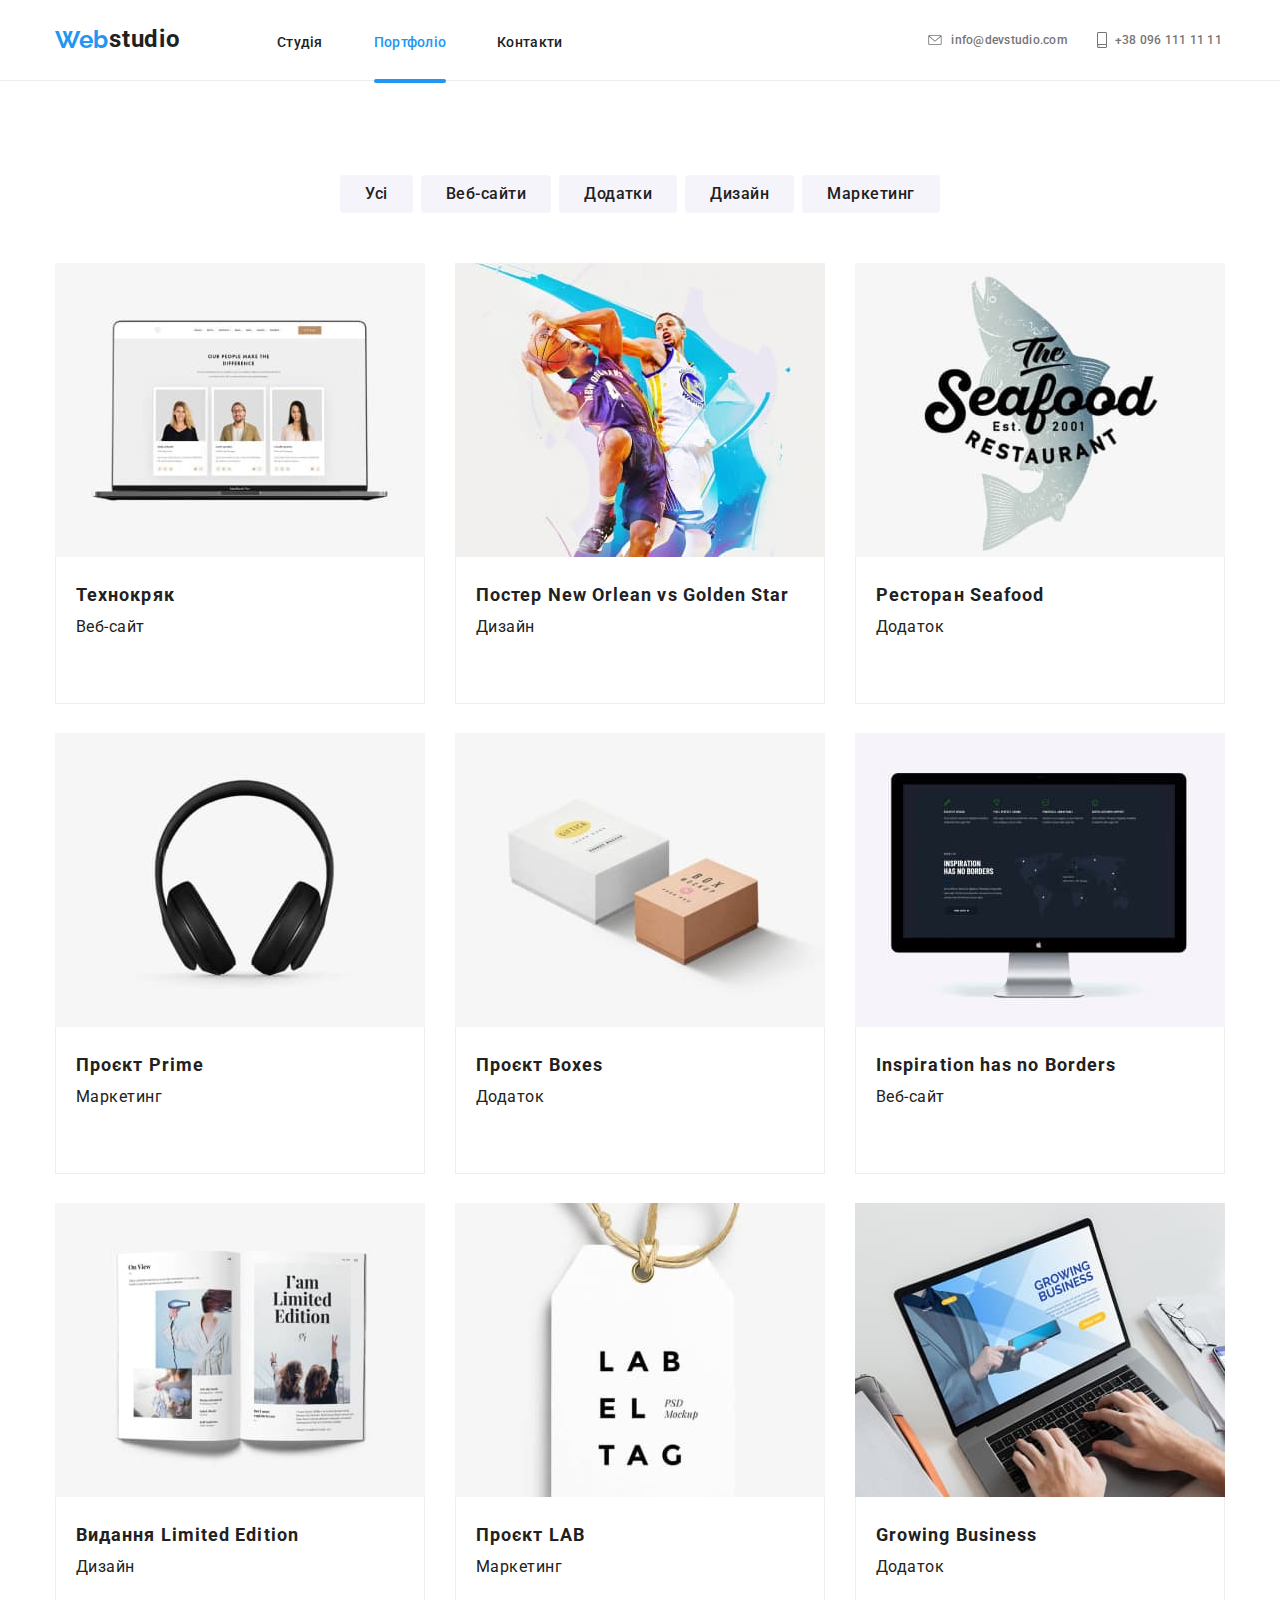
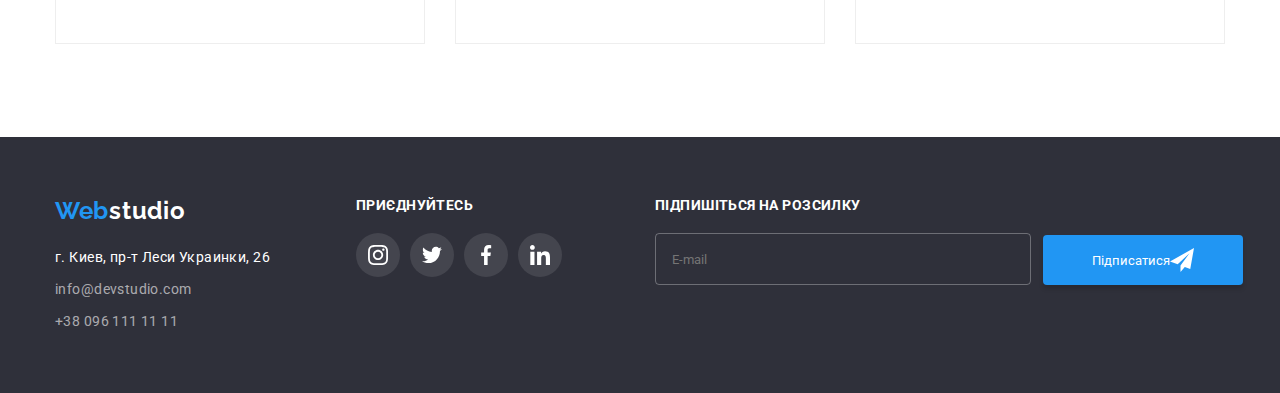
<file: portfolio.html>
<!DOCTYPE html>
<html lang="uk">

<head>
    <meta charset="UTF-8">
    <meta http-equiv="X-UA-Compatible" content="IE=edge">
    <meta name="viewport" content="width=device-width, initial-scale=1.0">
    <title>Document</title>
    <link rel="preconnect" href="https://fonts.googleapis.com">
    <link rel="preconnect" href="https://fonts.gstatic.com" crossorigin>
    <link href="https://fonts.googleapis.com/css2?family=Raleway:wght@700&family=Roboto:wght@400;500;700;900&display=swap"
        rel="stylesheet">
    <link rel="stylesheet" href="css/main.min.css">

</head>

<body style="overflow-x:hidden;">
   <header class="header">
        <div class="header-container container">
        
            <a href="/index.html" class="header-logo">Web<span class="header-stud">studio</span></a>
           
            <button 
               class="menu-toggle js-open-menu"
               aria-expanded="false"
               aria-controls="mobile-menu" >

             <svg 
               class="button-svg"
               width="40px" 
               height="40px"
               aria-label="перемикач мобільного меню">
                <use class="icon-cross" href="img/menu-480px.svg#menu"></use>
               
               
            </svg>
            </button>

            
            
            <div class="menu-container js-menu-container" id="mobile-menu"    data-menu>
                  
              <div class="container-menu">
            
                <div class="button-close">
                <button class="menu-toggle js-close-menu" >
                    <svg class="button-svg"
                    width="40px" 
                    height="40px">
                       <use class="icon-menu" href="img/menu-480px.svg#close"></use>
                    </svg>
                   
                </button>
                </div>

             <ul class="navigaton-set list">
                   <li class="navigation-list"><a href="./index.html" class=" navigation-link" >Студія</a></li>
                   <li class="navigation-list "><a href="./portfolio.html" class=" navigation-link  navigation-link__color" >Портфоліо</a></li>
                   <li class="navigation-list"><a href="./index.html" class="navigation-link" >Контакти</a></li>
                 </ul>
             
                
                
                 <ul class="contacts-set list" >
                
                    <li class="contacts-list">
                        <a href="mailto:info@devstudio.com" class="contackts-tel contackts-tel__posht" >
                        
                           <svg class="contackts-card" width="16" height="10">
                            <use href="./img/sprite.svg#envelope" class="contackts-use"></use>
                           </svg>
                            info@devstudio.com 
                        
                        </a>
                    </li>
               
                    
                    <li class="contacts-list" >
                        <a href="tel:+380961111111" class="contackts-tel ">
                        
                            <svg class="contackts-card" width="10" height="16">
                                <use href="./img/sprite.svg#smartphone" class="contackts-use"></use>
                            </svg>
                            +38 096 111 11 11 
                        </a> 
                    </li>

                 </ul>


                 <ul class="site-set list">
                    <li class="site-list"><a href="" class="site-a">Instagram</a> </li>
                    <li class="site-list"> <a href="" class="site-a">Twitter</a> </li>
                    <li class="site-list"><a href="" class="site-a">Facebook</a></li>
                    <li class="site-list"> <a href="" class="site-a">LinkedIn</a></li>
                 </ul>

            </div>

          </div>
            
        
        </div>
    </header>
   
             
<main>
        <!-- верхня частину -->
    <section class="porfolio porf-head">
        <div class="container">
        <h1 class=" visually-hidden">Портфоліо</h1>
            <ul class="porfolio-list list">
                <li class="porfolio-link"><button type="button" class="porfolio-btn">Усі</button></li>
                <li class="porfolio-link"><button type="button" class="porfolio-btn">Веб-сайти</button></li>
                <li class="porfolio-link"><button type="button" class="porfolio-btn">Додатки</button></li>
                <li class="porfolio-link"><button type="button" class="porfolio-btn">Дизайн</button></li>
                <li class="porfolio-link"><button type="button" class="porfolio-btn">Маркетинг</button></li>
                
            </ul>
        

            
        <!-- середина фото і опис робіт-->

        
            <ul class="hero list">  
                
                <li class="hero-child"> 
                <a href="" class="hero-site">
                <div class="hero-cart">
                    <p class="hero-p">Ресурс пропонує комплексні пропозиції з різним рівнем функціоналу та сервісів. Все це дозволить відвідувачу отримати
                    вичерпні відомості про компанію чи приватну особу.</p>
                    <picture>
                        <source
                        srcset="./img/porfolio/techno-tel-450-1x.jpg , 
                        ./img/porfolio/techno-tel-450-2x.jpg"
                        media="(max-width:767px)">

                        <source
                        srcset="./img/porfolio/techno-tablet-354-1x.jpg , 
                        ./img/porfolio/techno-tablet-354-2x.jpg"
                        media="(max-width:1199px)">

                         <source
                        srcset="./img/porfolio/techno-desk-370-1x.jpg , 
                        ./img/porfolio/techno-desk-370-2x.jpg"
                        media="(min-width:1200px)">

                        
                        <img src="./img/porfolio/texno.jpg" alt="технокряк"  >
                    </picture>
                   </div>
                   <div class="hero-block">
                        <h2 class="hero-titel">Технокряк</h2>
                        <p class="hero-text">Веб-сайт</p>
                    </div>
                </a>
                </li>
            
                <li class="hero-child"> 
                    <a href="" class="hero-site">
                        <div class="hero-cart">
                            <p class="hero-p">Ресурс пропонує комплексні пропозиції з різним рівнем функціоналу та сервісів. Все це дозволить
                                відвідувачу отримати
                                вичерпні відомості про компанію чи приватну особу.</p>
                             <picture>
                        <source
                        srcset="./img/porfolio/new-orlean-tel-450-1x.jpg , 
                        ./img/porfolio/new-orlean-tel-450-2x.jpg"
                        media="(max-width:767px)">

                        <source
                        srcset="./img/porfolio/new-orlean-tablet-354-1x.jpg , 
                        ./img/porfolio/new-orlean-tablet-354-2x.jpg"
                        media="(max-width:1199px)">

                         <source
                        srcset="./img/porfolio/new-orlean-desk-370-1x.jpg , 
                        ./img/porfolio/new-orlean-desk-370-2x.jpg"
                        media="(min-width:1200px)">

                        
                        <img src="./img/porfolio/poster.jpg" alt="баскедбольні гравці" >
                    </picture>

                            
                    </div>
                    <div class="hero-block">
                    <h2 class="hero-titel">Постер New Orlean vs Golden Star</h2>
                    <p class="hero-text">Дизайн</p>
                    </div>
                    </a>
                </li>

                <li class="hero-child"> 
                    <a href="" class="hero-site">
                        <div class="hero-cart">
                            <p class="hero-p">Ресурс пропонує комплексні пропозиції з різним рівнем функціоналу та сервісів. Все це дозволить
                                відвідувачу отримати
                                вичерпні відомості про компанію чи приватну особу.</p>

                              <picture>
                        <source
                        srcset="./img/porfolio/seafood-tel-450-1x.jpg , 
                        ./img/porfolio/seafood-tel-450-2x.jpg"
                        media="(max-width:767px)">

                        <source
                        srcset="./img/porfolio/seafood-tablet-354-1x.jpg , 
                        ./img/porfolio/seafood-tablet-354-2x.jpg"
                        media="(max-width:1199px)">

                         <source
                        srcset="./img/porfolio/seafood-desk-370-1x.jpg , 
                        ./img/porfolio/seafood-desk-370-2x.jpg"
                        media="(min-width:1200px)">

                        
                       <img src="./img/porfolio/restuarent.jpg" alt="акула">
                    </picture>  
                            
                        </div>
                            <div class="hero-block">
                    <h2 class="hero-titel">Ресторан Seafood</h2>
                    <p class="hero-text">Додаток</p>
                    </div>
                    </a>
                </li>

                <li class="hero-child"> 
                    <a href="" class="hero-site">
                        <div class="hero-cart">
                            <p class="hero-p">Ресурс пропонує комплексні пропозиції з різним рівнем функціоналу та сервісів. Все це дозволить
                                відвідувачу отримативичерпні відомості про компанію чи приватну особу.</p>

                                <picture>
                        <source
                        srcset="./img/porfolio/prime-tel-450-1x.jpg , 
                        ./img/porfolio/prime-tel-450-2x.jpg"
                        media="(max-width:767px)">

                        <source
                        srcset="./img/porfolio/prime-tablet-354-1x.jpg , 
                        ./img/porfolio/prime-tablet-354-2x.jpg"
                        media="(max-width:1199px)">

                         <source
                        srcset="./img/porfolio/prime-desk-370-1x.jpg , 
                        ./img/porfolio/prime-desk-370-2x.jpg"
                        media="(min-width:1200px)">

                        
                       <img src="./img/porfolio/prime.jpg" alt="навушники" >
                    </picture>  
                            
                            
                    </div>
                    <div class="hero-block">
                    <h2 class="hero-titel">Проєкт Prime</h2>
                    <p class="hero-text">Маркетинг</p>
                    </div>
                    </a>
                </li>

                <li class="hero-child"> 
                    <a href="" class="hero-site">
                        <div class="hero-cart">
                            <p class="hero-p">Ресурс пропонує комплексні пропозиції з різним рівнем функціоналу та сервісів. Все це дозволить
                                відвідувачу отримати вичерпні відомості про компанію чи приватну особу.</p>
                                

                                 <picture>
                        <source
                        srcset="./img/porfolio/boxes-tel-450-1x.jpg , 
                        ./img/porfolio/boxes-tel-450-2x.jpg"
                        media="(max-width:767px)">

                        <source
                        srcset="./img/porfolio/boxes-tablet-354-1x.jpg , 
                        ./img/porfolio/boxes-tablet-354-2x.jpg"
                        media="(max-width:1199px)">

                         <source
                        srcset="./img/porfolio/boxes-desk-370-1x.jpg , 
                        ./img/porfolio/boxes-desk-370-2x.jpg"
                        media="(min-width:1200px)">

                        
                       <img src="./img/porfolio/box.jpg" alt="Коробка">
                    </picture> 
                        </div>
                    <div class="hero-block">
                    <h2 class="hero-titel">Проєкт Boxes</h2>
                    <p class="hero-text">Додаток</p>
                    </div>
                    </a>
                </li>

                <li class="hero-child"> 
                    <a href="" class="hero-site">
                        <div class="hero-cart">
                            <p class="hero-p">Ресурс пропонує комплексні пропозиції з різним рівнем функціоналу та сервісів. Все це дозволить
                                відвідувачу отримати вичерпні відомості про компанію чи приватну особу.</p>
                           

                                <picture>
                        <source
                        srcset="./img/porfolio/mac-tel-450-1x.jpg , 
                        ./img/porfolio/mac-tel-450-2x.jpg"
                        media="(max-width:767px)">

                        <source
                        srcset="./img/porfolio/mac-tablet-354-1x.jpg , 
                        ./img/porfolio/mac-tablet-354-2x.jpg"
                        media="(max-width:1199px)">

                         <source
                        srcset="./img/porfolio/mac-desk-370-1x.jpg , 
                        ./img/porfolio/mac-desk-370-2x.jpg"
                        media="(min-width:1200px)">

                         <img src="./img/porfolio/imac.jpg" alt="компютер" >
                       
                    </picture> 
                         </div>
                    <div class="hero-block">
                    <h2 class="hero-titel">Inspiration has no Borders</h2>
                    <p class="hero-text">Веб-сайт</p>
                    </div>
                    </a>
                </li>

                <li class="hero-child"> 
                    <a href="" class="hero-site">
                        <div class="hero-cart">
                            <p class="hero-p">Ресурс пропонує комплексні пропозиції з різним рівнем функціоналу та сервісів. Все це дозволить
                                відвідувачу отримативичерпні відомості про компанію чи приватну особу.</p>
                            

                              <picture>
                        <source
                        srcset="./img/porfolio/book-tel-450-1x.jpg , 
                        ./img/porfolio/book-tel-450-2x.jpg"
                        media="(max-width:767px)">

                        <source
                        srcset="./img/porfolio/book-tablet-354-1x.jpg , 
                        ./img/porfolio/book-tablet-354-2x.jpg"
                        media="(max-width:1199px)">

                         <source
                        srcset="./img/porfolio/book-desk-370-1x.jpg , 
                        ./img/porfolio/book-desk-370-2x.jpg"
                        media="(min-width:1200px)">

                          <img src="./img/porfolio/book.jpg" alt="книга" >
                       
                    </picture> 
                        </div>
                    <div class="hero-block">
                       <h2 class="hero-titel">Видання Limited Edition</h2>
                        <p class="hero-text">Дизайн</p>
                    </div>
                    </a>
                </li>
                
                <li class="hero-child"> 
                    <a href="" class="hero-site">
                        <div class="hero-cart">
                            <p class="hero-p">Ресурс пропонує комплексні пропозиції з різним рівнем функціоналу та сервісів. Все це дозволить
                                відвідувачу отримативичерпні відомості про компанію чи приватну особу.</p>
                            

                    <picture>
                        <source
                        srcset="./img/porfolio/lab-tel-450-1x.jpg , 
                        ./img/porfolio/lab-tel-450-2x.jpg"
                        media="(max-width:767px)">

                        <source
                        srcset="./img/porfolio/lab-tablet-354-1x.jpg , 
                        ./img/porfolio/lab-tablet-354-2x.jpg"
                        media="(max-width:1199px)">

                         <source
                        srcset="./img/porfolio/lab-desk-370-1x.jpg , 
                        ./img/porfolio/lab-desk-370-2x.jpg"
                        media="(min-width:1200px)">

                          
                       <img src="./img/porfolio/lab.jpg" alt="картинка" >
                    </picture> 
                        </div>
                    <div class="hero-block">
                        <h2 class="hero-titel">Проєкт LAB</h2>
                        <p class="hero-text">Маркетинг</p>
                    </div>
                    </a>
                </li>

                <li class="hero-child"> 
                    <a href="" class="hero-site">
                        <div class="hero-cart">
                            <p class="hero-p">Ресурс пропонує комплексні пропозиції з різним рівнем функціоналу та сервісів. Все це дозволить
                                відвідувачу отримативичерпні відомості про компанію чи приватну особу.</p>
                            

                             <picture>
                        <source
                        srcset="./img/porfolio/busin-tel-450-1x.jpg , 
                        ./img/porfolio/busin-tel-450-2x.jpg"
                        media="(max-width:767px)">

                        <source
                        srcset="./img/porfolio/busin-tablet-354-1x.jpg , 
                        ./img/porfolio/busin-tablet-354-2x.jpg"
                        media="(max-width:1199px)">

                         <source
                        srcset="./img/porfolio/busin-desk-370-1x.jpg , 
                        ./img/porfolio/busin-desk-370-2x.jpg"
                        media="(min-width:1200px)">

                          
                       <img src="./img/porfolio/macbook.jpg" alt="компютер">
                    </picture> 
                        </div>
                    <div class="hero-block">
                         <h2 class="hero-titel">Growing Business</h2>
                        <p class="hero-text">Додаток</p>
                    </div>
                    </a>
                </li>
            </ul>

        </div>
    </section>
       
</main>
   
 <footer class="footer">
        <div class="container container-flex" >
           
        <div class="tablet"> 
        <div class="fhirst">
        <a href="index.html" class="fhirst-logo">Web<span class="fhirst-logo__colour">studio</span></a>
        <address class="fhirst-adres">
            <ul class="fhirst-titel list">
                <li class="fhirst-li"><a href="https://goo.gl/maps/CPtrU1FHBa2aNyZL9" target="_blank" rel="noopener noreferrer nofollow"
                        class="fhirst-location">г. Киев, пр-т Леси
                        Украинки, 26</a></li>
                <li  class="fhirst-li"><a href="mailto:info@devstudio.com" class="fhirst-contackt">info@devstudio.com</a></li>
                <li  class="fhirst-li"><a href="tel:+380961111111" class="fhirst-contackt">+38 096 111 11 11</a></li>
            </ul>
        </address>
        </div>
           
        <div class="second">
            <p class="second-titel">приєднуйтесь</p>
            <ul class="second-list list">
                <li class="second-set"> 
                    
                        <a href="" class="second-site">
                            <svg class="second-icon" width="20" height="20">
                                <use href="./img/sprite.svg#instagram" class="use"></use>
                            </svg>
                        </a>
                    
                </li>
                <li class="second-set">
                    
                        <a href="" class="second-site">
                            <svg class="second-icon" width="20" height="20">
                                <use href="./img/sprite.svg#twitter" class="use"></use>
                            </svg>
                        </a>
                    
                </li>
                <li class="second-set"> 
                    
                        <a href="" class="second-site">
                            <svg class="second-icon" width="20" height="20">
                                <use href="./img/sprite.svg#facebook" class="use"></use>
                            </svg>
                        </a>
                    
                </li>
                <li class="second-set">
                   
                        <a href="" class="second-site">
                            <svg class="second-icon" width="20" height="20">
                                <use href="./img/sprite.svg#in" class="use"></use>
                            </svg>
                        </a>
                  
                </li>
            </ul>
        </div>   
        </div>    
        
        <div class="third">
            
            <form action="" class="third-form">

             <div class="third-follow">
             <label for="email" >Підпишіться на розсилку</label>
             <input type="email" id="email" placeholder="E-mail" class="third-input">
            </div>
            
            <div class="third-subscribe">
            <button class="third-btn button"> Підписатися 
                <svg class="third-svg" width="24" height="24">
                    <use href="./img/icons.svg#icon"></use>
                </svg>
            </button>
            </div>
            </form>
        </div>

    </div>
    </footer>  
   
    </div>


</footer>

<script src="./js/menu.js"></script>
</body>

</html>
</file>
<file: css/main.min.css>
html{overflow-x:hidden}.body{overflow-x:hidden}h1,h2,h3,h4,p,a{margin:0px;padding:0px;text-decoration:none}.list{list-style:none}*{margin:0px;padding:0px;font-family:"Roboto";font-style:normal}@media screen and (min-width: 768px){.navigation-link__color::after{display:block;position:absolute;content:"";bottom:-21px;width:100%;height:4px;background-color:#2196f3;border-radius:2px}}@media screen and (min-width: 768px){.navigaton-set .navigation-link__color{color:#2196f3}}.container{padding-left:15px;padding-right:15px;margin-left:auto;margin-right:auto}@media screen and (max-width: 767px){.container{width:450px}}@media screen and (min-width: 768px){.container{width:738px}}@media screen and (min-width: 1200px){.container{width:1170px}}@media screen and (max-width: 1199px){.header-container{height:80px;margin-left:auto;margin-right:auto}}@media screen and (max-width: 767px){.header-container{height:60px;position:relative;display:-webkit-box;display:-ms-flexbox;display:flex;-webkit-box-pack:end;-ms-flex-pack:end;justify-content:flex-end}}@media screen and (min-width: 768px){.header-container{display:-webkit-box;display:-ms-flexbox;display:flex;-webkit-box-align:center;-ms-flex-align:center;align-items:center}}@media screen and (min-width: 1200px){.header-container{height:80px}}@media screen and (max-width: 767px){.container-menu{width:450px;padding-left:15px;padding-right:15px;margin-left:auto;margin-right:auto;overflow-y:hidden}}@media screen and (min-width: 768px){.container-menu{display:-webkit-box;display:-ms-flexbox;display:flex}}@media screen and (max-width: 767px){.container-mobil{padding-left:15px;padding-right:15px;width:450px;margin-left:auto;margin-right:auto}}.header{border-bottom:1px solid #ececec}.header-logo{display:-webkit-box;display:-ms-flexbox;display:flex;-webkit-box-align:center;-ms-flex-align:center;align-items:center;font-family:"Raleway";font-style:normal;width:134px;height:28px;font-weight:700;font-size:24px;line-height:1.16px;letter-spacing:.03em;text-decoration:none;color:#2196f3}@media screen and (max-width: 767px){.header-logo{position:absolute;top:16px;left:15px}}.header-stud{color:#212121}.menu-container{background-color:#fff;font-size:20px}@media screen and (max-width: 767px){.menu-container{display:none;position:absolute;position:fixed;z-index:4;top:0;left:0;width:100vw;width:100%;height:100%;padding-left:15px;padding-right:15px}}.menu-container.is-open{display:block}@media screen and (min-width: 768px){.menu-container{display:-webkit-box;display:-ms-flexbox;display:flex;-webkit-box-align:center;-ms-flex-align:center;align-items:center}}@media screen and (min-width: 1200px){.menu-container{display:-webkit-box;display:-ms-flexbox;display:flex;-webkit-box-align:center;-ms-flex-align:center;align-items:center;height:80px}}@media screen and (min-width: 768px){.navigaton-set{display:-webkit-box;display:-ms-flexbox;display:flex;margin-left:88px;gap:51px}}.navigation-list{padding-top:10px;padding-bottom:10px}@media screen and (max-width: 767px){.navigation-list{width:219px;height:48px;padding-left:25px}.navigation-list:not(:last-child){margin-bottom:40px}}@media screen and (min-width: 768px){.navigation-list{position:relative}}.navigation-link{color:#212121;font-weight:500;letter-spacing:.02em;-webkit-transition:color 250ms cubic-bezier(0.4, 0, 0.2, 1);transition:color 250ms cubic-bezier(0.4, 0, 0.2, 1)}@media screen and (max-width: 767px){.navigation-link{font-size:40px;line-height:47px}}@media screen and (min-width: 768px){.navigation-link{font-size:14px;line-height:16px}}.navigation-list:hover .navigation-link{color:#2196f3}.navigation-link:focus{color:#2196f3}@media screen and (max-width: 767px){.contacts-set{margin-top:300px;display:-webkit-box;display:-ms-flexbox;display:flex;-webkit-box-orient:vertical;-webkit-box-direction:reverse;-ms-flex-direction:column-reverse;flex-direction:column-reverse}}@media screen and (min-width: 768px){.contacts-set{margin-left:80px}}@media screen and (min-width: 1200px){.contacts-set{margin-left:365px;display:-webkit-box;display:-ms-flexbox;display:flex;-webkit-box-align:center;-ms-flex-align:center;align-items:center;gap:30px}}@media screen and (max-width: 767px){.contacts-list:not(:first-child){margin-bottom:32px}}@media screen and (max-width: 1199px){.contacts-list{display:-webkit-box;display:-ms-flexbox;display:flex;-webkit-box-align:baseline;-ms-flex-align:baseline;align-items:baseline}.contacts-list:first-child{margin-bottom:10px}}.contacts-list:hover .contackts-tel{color:#2196f3}.contackts-tel:focus{color:#2196f3}.contacts-list:hover .contackts-use{fill:#2196f3}.contackts-tel:focus .contackts-use{fill:#2196f3}.contackts-tel{font-weight:500;font-size:12px;line-height:14px;letter-spacing:.02em;color:#757575;-webkit-transition:color 250ms cubic-bezier(0.4, 0, 0.2, 1);transition:color 250ms cubic-bezier(0.4, 0, 0.2, 1)}@media screen and (max-width: 767px){.contackts-tel{font-weight:500;font-size:34px;line-height:40px;letter-spacing:.02em;color:#2196f3}}@media screen and (min-width: 1200px){.contackts-tel{display:-webkit-box;display:-ms-flexbox;display:flex;-webkit-box-align:center;-ms-flex-align:center;align-items:center}}@media screen and (max-width: 767px){.contackts-tel__posht{font-weight:500;font-size:24px;line-height:28px;letter-spacing:.02em;color:#757575}}@media screen and (min-width: 768px){.contackts-card{margin-right:8px}}@media screen and (min-width: 1200px){.contackts-card{margin-right:8px}}.contackts-use{fill:#757575;-webkit-transition:fill 250ms cubic-bezier(0.4, 0, 0.2, 1);transition:fill 250ms cubic-bezier(0.4, 0, 0.2, 1)}@media screen and (max-width: 767px){.contackts-use{display:none}}@media screen and (min-width: 768px){.site-set{display:none}}@media screen and (max-width: 767px){.site-set{display:-webkit-box;display:-ms-flexbox;display:flex;margin-top:64px;padding-left:20px}}.site-set li{border-right:1px solid rgba(33,33,33,.2)}.site-list:first-child{list-style:none}.site-list:not(:first-child){margin-left:10px}.site-a{font-weight:500;font-size:18px;line-height:22px;letter-spacing:.02em;color:#2196f3;margin-right:10px}@media screen and (max-width: 767px){.menu-toggle{padding:10px;margin:0px;border:none;background-color:rgba(0,0,0,0)}}@media screen and (min-width: 768px){.menu-toggle{display:none}}.button-close{display:-webkit-box;display:-ms-flexbox;display:flex;-webkit-box-pack:end;-ms-flex-pack:end;justify-content:flex-end}@media screen and (min-width: 768px){.button-close{display:none}}.about{margin:auto;padding-top:118px;padding-bottom:118px}@media screen and (max-width: 767px){.about{width:480px;background-image:-webkit-gradient(linear, left top, left bottom, from(rgba(47, 48, 58, 0.4)), to(rgba(47, 48, 58, 0.4))),url(../img/studio/about/about-tel-1x.jpg);background-image:linear-gradient(rgba(47, 48, 58, 0.4), rgba(47, 48, 58, 0.4)),url(../img/studio/about/about-tel-1x.jpg);background-size:cover}}@media screen and (max-width: 767px)and (min-device-pixel-ratio: 2),screen and (max-width: 767px)and (-webkit-min-device-pixel-ratio: 2),screen and (max-width: 767px)and (min-resolution: 192dpi),screen and (max-width: 767px)and (min-resolution: 2dppx){.about{background-image:-webkit-gradient(linear, left top, right top, from(rgba(47, 48, 58, 0.4)), to(rgba(47, 48, 58, 0.4))),url(../img/studio/about/about-tel-2x.jpg);background-image:linear-gradient(to right, rgba(47, 48, 58, 0.4), rgba(47, 48, 58, 0.4)),url(../img/studio/about/about-tel-2x.jpg);background-size:cover}}@media screen and (min-width: 768px){.about{max-width:768px;min-width:768px;background-image:-webkit-gradient(linear, left top, right top, from(rgba(47, 48, 58, 0.4)), to(rgba(47, 48, 58, 0.4))),url(../img/studio/about/about-tablet-1x.jpg);background-image:linear-gradient(to right, rgba(47, 48, 58, 0.4), rgba(47, 48, 58, 0.4)),url(../img/studio/about/about-tablet-1x.jpg);background-size:cover}}@media screen and (min-width: 768px)and (min-device-pixel-ratio: 2),screen and (min-width: 768px)and (-webkit-min-device-pixel-ratio: 2),screen and (min-width: 768px)and (min-resolution: 192dpi),screen and (min-width: 768px)and (min-resolution: 2dppx){.about{background-image:-webkit-gradient(linear, left top, right top, from(rgba(47, 48, 58, 0.4)), to(rgba(47, 48, 58, 0.4))),url(../img/studio/about/about-tablet-2x.jpg);background-image:linear-gradient(to right, rgba(47, 48, 58, 0.4), rgba(47, 48, 58, 0.4)),url(../img/studio/about/about-tablet-2x.jpg);background-size:cover}}@media screen and (min-width: 1200px){.about{max-width:1600px;margin-left:auto;margin-right:auto;padding-top:200px;padding-bottom:280px;background-image:-webkit-gradient(linear, left top, right top, from(rgba(47, 48, 58, 0.4)), to(rgba(47, 48, 58, 0.4))),url(../img/studio/about/about-desktop-1x.jpg);background-image:linear-gradient(to right, rgba(47, 48, 58, 0.4), rgba(47, 48, 58, 0.4)),url(../img/studio/about/about-desktop-1x.jpg);background-size:cover}}@media screen and (min-width: 1200px)and (min-device-pixel-ratio: 2),screen and (min-width: 1200px)and (-webkit-min-device-pixel-ratio: 2),screen and (min-width: 1200px)and (min-resolution: 192dpi),screen and (min-width: 1200px)and (min-resolution: 2dppx){.about{background-image:-webkit-gradient(linear, left top, right top, from(rgba(47, 48, 58, 0.4)), to(rgba(47, 48, 58, 0.4))),url(../img/studio/about/about-desktop-2x.jpg);background-image:linear-gradient(to right, rgba(47, 48, 58, 0.4), rgba(47, 48, 58, 0.4)),url(../img/studio/about/about-desktop-2x.jpg);background-size:cover}}.about-titel{width:360px;height:84px;margin-left:auto;margin-right:auto;font-weight:900;font-size:26px;line-height:42px;text-align:center;letter-spacing:.06em;text-transform:uppercase;color:#fff}@media screen and (min-width: 1200px){.about-titel{width:696px;height:120px;font-size:44px;line-height:60px}}.about-btn{width:200px;height:50px;background-color:#2196f3;color:#fff;-webkit-box-shadow:0px 4px 4px rgba(0,0,0,.15);box-shadow:0px 4px 4px rgba(0,0,0,.15);border-radius:4px;border:none;cursor:pointer;-webkit-transition:background-color 250ms cubic-bezier(0.4, 0, 0.2, 1);transition:background-color 250ms cubic-bezier(0.4, 0, 0.2, 1)}@media screen and (max-width: 767px){.about-btn{margin-left:125px;margin-right:125px;margin-top:30px}}@media screen and (min-width: 768px){.about-btn{margin-left:269px;margin-right:269px;margin-top:40px}}@media screen and (min-width: 1200px){.about-btn{width:216px;margin-left:485px;margin-right:485px;margin-top:40px}}.about-btn:hover,.about-btn:focus{background-color:#2196f3}.backdrop{display:block}.backdrop.is-hidden{display:none}.is-hiden{opacity:0;pointer-events:none}.backdrop{position:fixed;top:0;left:0;width:100%;height:100%;background-color:rgba(0,0,0,.2);opacity:1;z-index:4}.modal{position:absolute;top:50%;left:50%;background-color:#fff;-webkit-transform:translate(-50%, -50%);transform:translate(-50%, -50%);-webkit-box-shadow:0px 1px 3px rgba(0,0,0,.12),0px 1px 1px rgba(0,0,0,.14),0px 2px 1px rgba(0,0,0,.2);box-shadow:0px 1px 3px rgba(0,0,0,.12),0px 1px 1px rgba(0,0,0,.14),0px 2px 1px rgba(0,0,0,.2);border-radius:4px}@media screen and (max-width: 1199px){.modal{width:450px;height:609px}}@media screen and (min-width: 1200px){.modal{width:528;height:581px}}.modal-btn{position:absolute;display:-webkit-box;display:-ms-flexbox;display:flex;-webkit-box-align:center;-ms-flex-align:center;align-items:center;-webkit-box-pack:center;-ms-flex-pack:center;justify-content:center;width:30px;height:30px;top:10px;right:10px;border-radius:50%;border:1px solid rgba(0,0,0,.1);background-color:#fff;z-index:1;cursor:pointer}.modal-btn:hover .modal-svg{fill:#2196f3}.modal-svg{position:absolute;width:18px;height:18px;-webkit-transition:fill 250ms cubic-bezier(0.4, 0, 0.2, 1);transition:fill 250ms cubic-bezier(0.4, 0, 0.2, 1)}@media screen and (min-width: 1200px){.send{width:528px;height:581px}}.send-p{margin-left:auto;margin-right:auto;padding-top:40px;width:370px;height:60px;font-weight:700;font-size:20px;line-height:30px;text-align:center;letter-spacing:.03em;color:#212121}@media screen and (min-width: 1200px){.send-p{width:448px;height:23px;line-height:23px}}.send-input{position:relative;margin-left:40px;margin-right:40px}@media screen and (min-width: 1200px){.send-input{width:448px}}.send-box{display:-webkit-box;display:-ms-flexbox;display:flex;-webkit-box-orient:vertical;-webkit-box-direction:normal;-ms-flex-direction:column;flex-direction:column;position:relative;margin-top:10px}.send-box label{font-weight:400;font-size:12px;line-height:14px;letter-spacing:.01em;color:#757575;margin-bottom:4px}.send-field{width:328px;height:40px;border:1px solid rgba(33,33,33,.2);border-radius:4px;padding-left:42px;cursor:pointer;outline:none;-webkit-transition:border 250ms cubic-bezier(0.4, 0, 0.2, 1);transition:border 250ms cubic-bezier(0.4, 0, 0.2, 1)}@media screen and (min-width: 1200px){.send-field{width:406px}}.send-svg{position:absolute;top:38px;left:14px;-webkit-transform:translateY(-50%);transform:translateY(-50%);width:18px;height:18px;-webkit-transition:fill 250ms cubic-bezier(0.4, 0, 0.2, 1);transition:fill 250ms cubic-bezier(0.4, 0, 0.2, 1)}.send-input:focus-within .send-focus{fill:#188ce8}.send-input:focus-within .send-field{border-color:#2196f3}.textarea-text{font-weight:400;font-size:12px;line-height:14px;letter-spacing:.01em;color:#757575;margin-top:10px;margin-bottom:4px}.send-textarea{-webkit-box-sizing:border-box;box-sizing:border-box;width:370px;height:120px;border:1px solid rgba(33,33,33,.2);border-radius:4px;resize:none;padding-left:16px;padding-top:10px}@media screen and (min-width: 1200px){.send-textarea{width:448px}}.send-check{display:-webkit-box;display:-ms-flexbox;display:flex;-webkit-box-pack:start;-ms-flex-pack:start;justify-content:flex-start;-webkit-box-align:center;-ms-flex-align:center;align-items:center;margin-top:20px;margin-left:12px;gap:10px;font-weight:400;font-size:14px;line-height:24px;letter-spacing:.03em;color:#757575;cursor:pointer;gap:4px;margin-left:40px}@media screen and (min-width: 1200px){.send-check{margin-left:40px}}@media screen and (max-width: 767px){.modal-text{font-weight:400;font-size:12px;line-height:14px;letter-spacing:.03em}}@media screen and (min-width: 768px){.modal-text{font-weight:400;font-size:12px;line-height:14px;letter-spacing:.03em}}@media screen and (min-width: 1200px){.modal-text{font-weight:400;font-size:14px;line-height:24px;letter-spacing:.03em}}.send-check__a{color:#2196f3;text-decoration:underline;font-weight:400;font-size:12px;line-height:14px;letter-spacing:.03em}@media screen and (min-width: 768px){.send-check__a{font-weight:400;font-size:12px;line-height:14px;letter-spacing:.03em}}@media screen and (min-width: 1200px){.send-check__a{font-weight:400;font-size:14px;line-height:24px;letter-spacing:.03em}}.send-btn{margin-left:125px;margin-right:125px;margin-top:30px;cursor:pointer;background:#188ce8;-webkit-box-shadow:0px 4px 4px rgba(0,0,0,.15);box-shadow:0px 4px 4px rgba(0,0,0,.15);border-radius:4px;color:#fff;width:200px;height:50px;border:none}.visually-hidden{display:none}.qualities{padding-bottom:58px;padding-top:60px}@media screen and (min-width: 1200px){.qualities{padding-top:94px}}@media screen and (max-width: 767px){.qualities-me{margin:0px}}@media screen and (min-width: 768px){.qualities-me{display:-webkit-box;display:-ms-flexbox;display:flex;-ms-flex-wrap:wrap;flex-wrap:wrap;margin:-15px}}@media screen and (min-width: 1200px){.qualities-me{display:-webkit-box;display:-ms-flexbox;display:flex;margin:0px}}@media screen and (max-width: 768px){.qualities-list{width:450px}.qualities-list:not(:last-child){margin-bottom:30px}}@media screen and (min-width: 768px){.qualities-list{width:354px;margin:15px}}@media screen and (min-width: 1200px){.qualities-list{width:270px;margin:0px}.qualities-list:not(:last-child){margin-right:30px}}.qualities-block{background:#f5f4fa;border-radius:4px;display:-webkit-box;display:-ms-flexbox;display:flex;-webkit-box-pack:center;-ms-flex-pack:center;justify-content:center;-webkit-box-align:center;-ms-flex-align:center;align-items:center}@media screen and (max-width: 767px){.qualities-block{margin-right:0px;width:450px}}@media screen and (min-width: 768px){.qualities-block{width:354px}}@media screen and (min-width: 1200px){.qualities-block{width:270px}}.qualities-titel{font-weight:700;font-size:14px;line-height:16px;letter-spacing:.03em;text-transform:uppercase;color:#212121;margin-top:30px}@media screen and (max-width: 767px){.qualities-titel{text-align:center}}.qualities-text{font-weight:400;font-size:14px;line-height:24px;letter-spacing:.03em;color:#757575;margin-top:10px}.qualities-text:not(:last-child){margin-bottom:30px}.qualities-svg{padding-top:15px;padding-bottom:15px}.work{padding-top:58px;padding-bottom:94px}@media screen and (max-width: 1199px){.work{display:none}}.work-titel{font-weight:700;font-size:36px;line-height:42px;text-align:center;letter-spacing:.03em;color:#212121;margin-bottom:50px}.work-list{display:-webkit-box;display:-ms-flexbox;display:flex}.work-block{position:relative}.work-block:not(:first-child){margin-left:30px}.work-set{position:relative}.work-set_text{display:-webkit-box;display:-ms-flexbox;display:flex;-webkit-box-pack:center;-ms-flex-pack:center;justify-content:center;-webkit-box-align:center;-ms-flex-align:center;align-items:center;position:absolute;bottom:4px;width:370px;height:70px;background-color:rgba(47,48,58,.8);font-weight:700;font-size:14px;line-height:16px;text-align:center;letter-spacing:.03em;text-transform:uppercase;color:#fff}.team{background-color:#f5f4fa;padding-top:60px;padding-bottom:60px}@media screen and (max-width: 767px){.team{max-width:767px;min-width:480px;margin:auto}}@media screen and (min-width: 1200px){.team{padding-top:94px;padding-bottom:94px}}@media screen and (max-width: 767px){.team-titel{margin-bottom:30px;text-align:center}}@media screen and (min-width: 768px){.team-titel{text-align:center;margin-bottom:30px}}@media screen and (min-width: 1200px){.team-titel{text-align:center;font-weight:700;font-size:36px;line-height:42px;text-align:center;letter-spacing:.03em;color:#212121}}@media screen and (min-width: 768px){.team-lid{display:-webkit-box;display:-ms-flexbox;display:flex;-ms-flex-wrap:wrap;flex-wrap:wrap;margin:-15px}}.team-cart{background-color:#fff;-webkit-box-shadow:0px 1px 3px rgba(0,0,0,.12),0px 1px 1px rgba(0,0,0,.14),0px 2px 1px rgba(0,0,0,.2);box-shadow:0px 1px 3px rgba(0,0,0,.12),0px 1px 1px rgba(0,0,0,.14),0px 2px 1px rgba(0,0,0,.2);border-radius:0px 0px 4px 4px;width:450px;padding-bottom:24px}@media screen and (max-width: 767px){.team-cart:not(:last-child){margin-bottom:30px}}@media screen and (min-width: 768px){.team-cart{width:354px;margin:15px}}@media screen and (min-width: 1200px){.team-cart{width:270px;padding-bottom:30px}}picture img{display:block}.team-men{text-align:center;padding-top:30px;font-weight:500;font-size:16px;line-height:19px;letter-spacing:.03em;color:#212121}.team-text{padding-top:10px;font-style:normal;font-weight:400;font-size:16px;line-height:19px;text-align:center;letter-spacing:.03em;color:#757575}.social{display:-webkit-box;display:-ms-flexbox;display:flex;-webkit-box-align:baseline;-ms-flex-align:baseline;align-items:baseline;-webkit-box-pack:center;-ms-flex-pack:center;justify-content:center;padding-top:15px;gap:10px}.social-list{display:-webkit-box;display:-ms-flexbox;display:flex;-webkit-box-pack:center;-ms-flex-pack:center;justify-content:center;-webkit-box-align:center;-ms-flex-align:center;align-items:center;background-color:rgba(0,0,0,0);-webkit-transition:background-color 250ms cubic-bezier(0.4, 0, 0.2, 1);transition:background-color 250ms cubic-bezier(0.4, 0, 0.2, 1)}.social-site{display:-webkit-box;display:-ms-flexbox;display:flex;-webkit-box-pack:center;-ms-flex-pack:center;justify-content:center;-webkit-box-align:center;-ms-flex-align:center;align-items:center;background-color:#fff;width:44px;height:44px;border-radius:50%;-webkit-transition:background-color 250ms cubic-bezier(0.4, 0, 0.2, 1);transition:background-color 250ms cubic-bezier(0.4, 0, 0.2, 1)}.social-site:hover,.social-site:focus{background-color:#2196f3}.social-svg{fill:#afb1b8;-webkit-transition:fill 250ms cubic-bezier(0.4, 0, 0.2, 1);transition:fill 250ms cubic-bezier(0.4, 0, 0.2, 1)}.social-site:hover .social-svg,.social-site:focus .social-svg{fill:#fff}@media screen and (max-width: 767px){.client{padding-top:60px;padding-bottom:60px}}@media screen and (min-width: 768px){.client{padding-top:60px;padding-bottom:60px}}@media screen and (min-width: 1200px){.client{padding-bottom:94px;padding-top:94px}}.client-p{font-weight:700;font-size:36px;line-height:42px;text-align:center;letter-spacing:.03em;color:#212121}@media screen and (max-width: 1199px){.client-p{margin-bottom:30px}}@media screen and (min-width: 1200px){.client-p{margin-bottom:50px}}.company{display:-webkit-box;display:-ms-flexbox;display:flex}@media screen and (max-width: 767px){.company{margin:-15px}}@media screen and (max-width: 1199px){.company{margin:-15px;-ms-flex-wrap:wrap;flex-wrap:wrap}}.company-li{display:-webkit-box;display:-ms-flexbox;display:flex;-webkit-box-pack:center;-ms-flex-pack:center;justify-content:center;-webkit-box-align:center;-ms-flex-align:center;align-items:center;width:208px;height:92px;border:1px solid #afb1b8;border-radius:4px;-webkit-transition:border-radius 250ms cubic-bezier(0.4, 0, 0.2, 1);transition:border-radius 250ms cubic-bezier(0.4, 0, 0.2, 1)}@media screen and (max-width: 767px){.company-li{margin:15px}}@media screen and (min-width: 768px){.company-li{width:224px;height:92px;margin:15px}}@media screen and (min-width: 1200px){.company-li{width:170px;height:92px;margin:0px}.company-li:not(:last-child){margin-right:30px}}.company-li:hover,.company-li:focus{border-color:#2196f3}.company-svg{fill:#afb1b8}.company-li:hover .company-svg,.company-li:focus .company-svg{fill:#2196f3}.porfolio-list{display:-webkit-box;display:-ms-flexbox;display:flex;padding-top:60px;padding-bottom:30px;gap:8px}@media screen and (max-width: 767px){.porfolio-list{-ms-flex-wrap:wrap;flex-wrap:wrap}}@media screen and (min-width: 768px){.porfolio-list{-webkit-box-pack:center;-ms-flex-pack:center;justify-content:center}}@media screen and (min-width: 1200px){.porfolio-list{padding-top:94px;padding-bottom:50px}}.porfolio-btn{padding:6px 22px;background-color:#f5f4fa;border-radius:4px;border:none;font-weight:500;font-size:16px;line-height:26px;text-align:center;letter-spacing:.03em;color:#212121;-webkit-transition:background-color 250ms cubic-bezier(0.4, 0, 0.2, 1);transition:background-color 250ms cubic-bezier(0.4, 0, 0.2, 1);-webkit-transition:color 250ms cubic-bezier(0.4, 0, 0.2, 1);transition:color 250ms cubic-bezier(0.4, 0, 0.2, 1)}.porfolio-btn:first-child{padding:6px 25px}.porfolio-btn:focus,.porfolio-btn:hover{background-color:#2196f3;color:#fff}.porfolio{padding-bottom:60px}@media screen and (min-width: 1200px){.porfolio{padding-bottom:94px}}@media screen and (min-width: 768px){.hero{display:-webkit-box;display:-ms-flexbox;display:flex;-ms-flex-wrap:wrap;flex-wrap:wrap;-webkit-box-pack:justify;-ms-flex-pack:justify;justify-content:space-between}}@media screen and (max-width: 767px){.hero-child:not(:last-child){margin-bottom:30px}.hero-child:first-child{margin-top:30px}}@media screen and (min-width: 768px){.hero-child{max-width:354px;height:440px}}@media screen and (min-width: 1200px){.hero-child{max-width:370px}.hero-child:nth-child(-n+6){margin-bottom:30px}}.hero-site{position:relative;-webkit-transition:-webkit-box-shadow 250ms cubic-bezier(0.4, 0, 0.2, 1);transition:-webkit-box-shadow 250ms cubic-bezier(0.4, 0, 0.2, 1);transition:box-shadow 250ms cubic-bezier(0.4, 0, 0.2, 1);transition:box-shadow 250ms cubic-bezier(0.4, 0, 0.2, 1), -webkit-box-shadow 250ms cubic-bezier(0.4, 0, 0.2, 1)}.hero-cart{overflow:hidden;position:relative}.hero-cart::after{z-index:0;opacity:0;position:absolute;-webkit-transform:translateY(100%);transform:translateY(100%);content:"";left:0;top:0;width:100%;height:294px;background:rgba(33,150,243,.9);-webkit-transition:opacity 250ms cubic-bezier(0.4, 0, 0.2, 1),-webkit-transform 250ms cubic-bezier(0.4, 0, 0.2, 1);transition:opacity 250ms cubic-bezier(0.4, 0, 0.2, 1),-webkit-transform 250ms cubic-bezier(0.4, 0, 0.2, 1);transition:opacity 250ms cubic-bezier(0.4, 0, 0.2, 1),transform 250ms cubic-bezier(0.4, 0, 0.2, 1);transition:opacity 250ms cubic-bezier(0.4, 0, 0.2, 1),transform 250ms cubic-bezier(0.4, 0, 0.2, 1),-webkit-transform 250ms cubic-bezier(0.4, 0, 0.2, 1)}@media screen and (min-width: 768px){.hero-cart::after{max-width:354px}}@media screen and (min-width: 1200px){.hero-cart::after{max-width:370px}}.hero-p{position:absolute;padding:63px 24px;z-index:1;opacity:0;-webkit-transform:translateY(100%);transform:translateY(100%);font-weight:400;font-size:18px;line-height:28px;letter-spacing:.03em;color:#fff;-webkit-transition:opacity 250ms cubic-bezier(0.4, 0, 0.2, 1),-webkit-transform 250ms cubic-bezier(0.4, 0, 0.2, 1);transition:opacity 250ms cubic-bezier(0.4, 0, 0.2, 1),-webkit-transform 250ms cubic-bezier(0.4, 0, 0.2, 1);transition:opacity 250ms cubic-bezier(0.4, 0, 0.2, 1),transform 250ms cubic-bezier(0.4, 0, 0.2, 1);transition:opacity 250ms cubic-bezier(0.4, 0, 0.2, 1),transform 250ms cubic-bezier(0.4, 0, 0.2, 1),-webkit-transform 250ms cubic-bezier(0.4, 0, 0.2, 1)}.hero-site:focus .hero-p,.hero-site:hover .hero-p{-webkit-transform:translateY(0);transform:translateY(0);opacity:1}.hero-site:focus .hero-cart::after,.hero-site:hover .hero-cart::after{-webkit-transform:translateY(0);transform:translateY(0);opacity:1}.hero-site{display:block}@media screen and (min-width: 768px){.hero-site{height:440px}}.hero-site:hover,.hero-site:focus{-webkit-box-shadow:0px 1px 1px rgba(0,0,0,.12),0px 4px 4px rgba(0,0,0,.06),1px 4px 6px rgba(0,0,0,.16);box-shadow:0px 1px 1px rgba(0,0,0,.12),0px 4px 4px rgba(0,0,0,.06),1px 4px 6px rgba(0,0,0,.16)}.hero-block{padding:20px 20px;border:1px solid #eee;border-top:none}@media screen and (min-width: 768px){.hero-block{height:106px}}.hero-titel{text-align:initial;font-weight:700;font-size:18px;line-height:2;letter-spacing:.06em;color:#212121}.hero-text{text-align:initial;font-weight:400;font-size:16px;line-height:1.8;letter-spacing:.03em;color:#212121}.footer{background-color:#2f303a}@media screen and (max-width: 767px){.footer{padding-top:60px;padding-bottom:60px;min-width:480px;max-width:767px}}@media screen and (min-width: 768px){.footer{padding-top:60px;padding-bottom:60px}}@media screen and (min-width: 1200px){.footer{padding-bottom:60px}}@media screen and (min-width: 1200px){.container-flex{display:-webkit-box;display:-ms-flexbox;display:flex}}@media screen and (min-width: 768px){.tablet{display:-webkit-box;display:-ms-flexbox;display:flex;-ms-flex-pack:distribute;justify-content:space-around}}@media screen and (min-width: 1200px){.tablet{gap:70px}}.fhirst{display:-webkit-box;display:-ms-flexbox;display:flex;-webkit-box-orient:vertical;-webkit-box-direction:normal;-ms-flex-direction:column;flex-direction:column}@media screen and (max-width: 1199px){.fhirst{-webkit-box-pack:center;-ms-flex-pack:center;justify-content:center;-webkit-box-align:center;-ms-flex-align:center;align-items:center}}.fhirst-logo{font-family:"Raleway";font-style:normal;font-weight:700;font-size:24px;line-height:28px;letter-spacing:.03em;color:#2196f3;margin-bottom:20px}@media screen and (min-width: 1200px){.fhirst-adres{width:231px}}.fhirst-logo__colour{font-family:"Raleway";font-style:normal;color:#fff}.fhirst-titel{display:-webkit-box;display:-ms-flexbox;display:flex;-webkit-box-orient:vertical;-webkit-box-direction:normal;-ms-flex-direction:column;flex-direction:column}@media screen and (max-width: 1199px){.fhirst-titel{-webkit-box-align:center;-ms-flex-align:center;align-items:center}}.fhirst-li:not(:last-child){margin-bottom:8px}.fhirst-location{font-weight:400;font-size:14px;line-height:24px;text-align:center;letter-spacing:.03em;color:#fff}.fhirst-contackt{font-weight:400;font-size:14px;line-height:24px;text-align:center;letter-spacing:.03em;color:rgba(255,255,255,.6)}.second{display:-webkit-box;display:-ms-flexbox;display:flex;-webkit-box-orient:vertical;-webkit-box-direction:normal;-ms-flex-direction:column;flex-direction:column;-webkit-box-align:center;-ms-flex-align:center;align-items:center}@media screen and (max-width: 767px){.second{margin-top:60px}}@media screen and (min-width: 1200px){.second{-webkit-box-align:start;-ms-flex-align:start;align-items:flex-start}}.second-titel{font-weight:700;font-size:14px;line-height:16px;text-align:center;letter-spacing:.03em;text-transform:uppercase;color:#fff;margin-bottom:20px}.second-list{display:-webkit-box;display:-ms-flexbox;display:flex;gap:10px}.second-set{display:-webkit-box;display:-ms-flexbox;display:flex;-webkit-box-pack:center;-ms-flex-pack:center;justify-content:center;-webkit-box-align:center;-ms-flex-align:center;align-items:center;width:44px;height:44px;border-radius:50%;background-color:rgba(255,255,255,.1);-webkit-transition:background-color 250ms cubic-bezier(0.4, 0, 0.2, 1);transition:background-color 250ms cubic-bezier(0.4, 0, 0.2, 1)}.second-set:hover{background-color:#2196f3}.second-site{display:-webkit-box;display:-ms-flexbox;display:flex;-webkit-box-pack:center;-ms-flex-pack:center;justify-content:center}.second-icon{fill:#fff}@media screen and (min-width: 1200px){.third{margin-left:93px}}.third-form{display:-webkit-box;display:-ms-flexbox;display:flex;-webkit-box-pack:center;-ms-flex-pack:center;justify-content:center}@media screen and (max-width: 1199px){.third-form{-webkit-box-orient:vertical;-webkit-box-direction:normal;-ms-flex-direction:column;flex-direction:column;-webkit-box-align:center;-ms-flex-align:center;align-items:center;-ms-flex-wrap:wrap;flex-wrap:wrap;margin-top:60px}}@media screen and (max-width: 767px){.third-follow{display:-webkit-box;display:-ms-flexbox;display:flex;-ms-flex-wrap:wrap;flex-wrap:wrap;-webkit-box-pack:center;-ms-flex-pack:center;justify-content:center}}@media screen and (min-width: 768px){.third-follow{display:-webkit-box;display:-ms-flexbox;display:flex;-ms-flex-wrap:wrap;flex-wrap:wrap;-webkit-box-orient:vertical;-webkit-box-direction:normal;-ms-flex-direction:column;flex-direction:column;-webkit-box-align:center;-ms-flex-align:center;align-items:center}}@media screen and (min-width: 1200px){.third-follow{-webkit-box-align:start;-ms-flex-align:start;align-items:flex-start}}.third-follow label{font-weight:700;font-size:14px;line-height:16px;letter-spacing:.03em;text-transform:uppercase;color:#fff}.third-input{background-color:rgba(0,0,0,0);border:1px solid rgba(255,255,255,.3);border-radius:4px;padding-left:16px;margin-top:20px;color:#fff;outline:none}@media screen and (max-width: 1199px){.third-input{width:432px;height:50px}}@media screen and (min-width: 1200px){.third-input{width:358px;height:50px}}@media screen and (min-width: 1200px){.third-subscribe{display:-webkit-box;display:-ms-flexbox;display:flex;-webkit-box-align:end;-ms-flex-align:end;align-items:flex-end;margin-left:12px}}.third-btn{display:-webkit-box;display:-ms-flexbox;display:flex;-webkit-box-pack:center;-ms-flex-pack:center;justify-content:center;-webkit-box-align:center;-ms-flex-align:center;align-items:center;width:200px;height:50px;background:#2196f3;-webkit-box-shadow:0px 4px 4px rgba(0,0,0,.15);box-shadow:0px 4px 4px rgba(0,0,0,.15);border-radius:4px;color:#fff;border:none}@media screen and (max-width: 1199px){.third-btn{gap:12px;margin-top:30px}}/*# sourceMappingURL=main.min.css.map */
</file>
